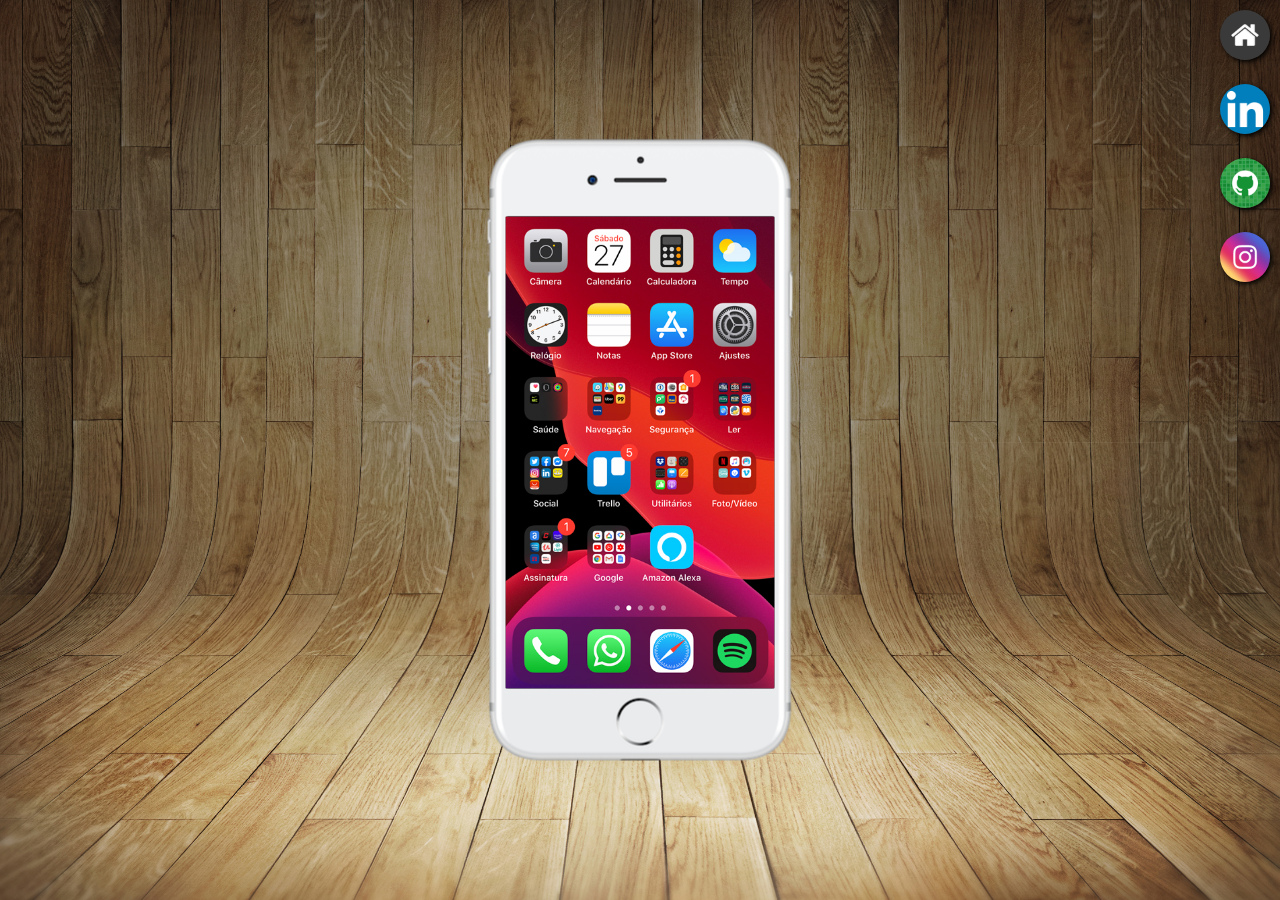
<file: index.html>
<!DOCTYPE html>
<html lang="pt-br">
<head>
    <meta charset="UTF-8">
    <meta name="viewport" content="width=device-width, initial-scale=1.0">
    <title>Projetos Redes Sociais  </title>
    <link rel="shortcut icon" href="favicon.ico" type="image/x-icon">

    <link rel="stylesheet" href="estilos/style.css">

</head>
<body>
    <main>
        <section id="telefone">
            <iframe src="home.html" name="tela" id="tela" frameborder="0"></iframe>



        </section>

        <section id="redes-sociais">
           
            <a href="home.html" target="tela"> <img src="imagens/logo-home.jpg" alt="logo-home"></a><br>

            <a href="linkedin.html" target="tela"> <img src="imagens/logo-linkedin.png" alt="logo-facebook"></a><br>

            <a href="github.html" target="tela"> <img src="imagens/logo-github.jpg" alt="logo-github"></a><br> 
            
            <a href="instagram.html" target="tela"> <img src="imagens/logo-instagram.jpg" alt="logo-instagram"></a><br>

        </section>
    </main>
</body>
</html>
</file>
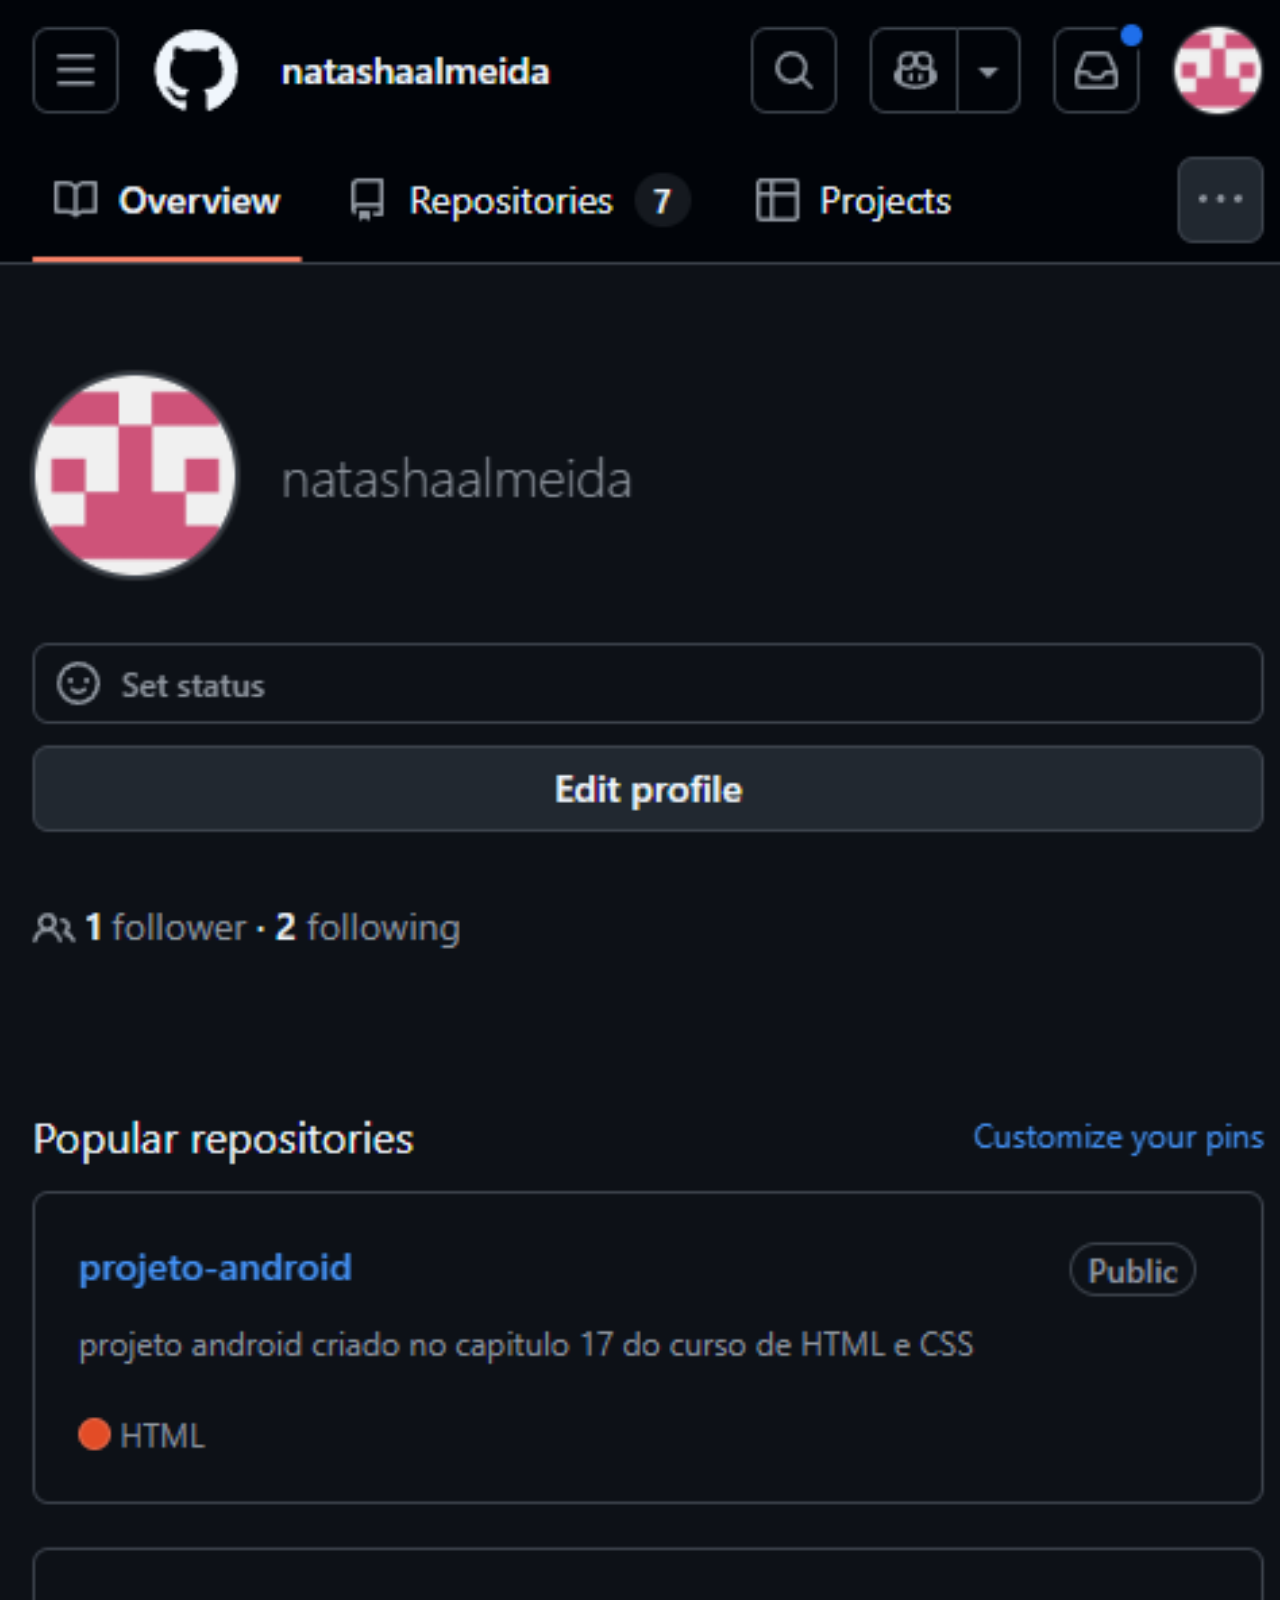
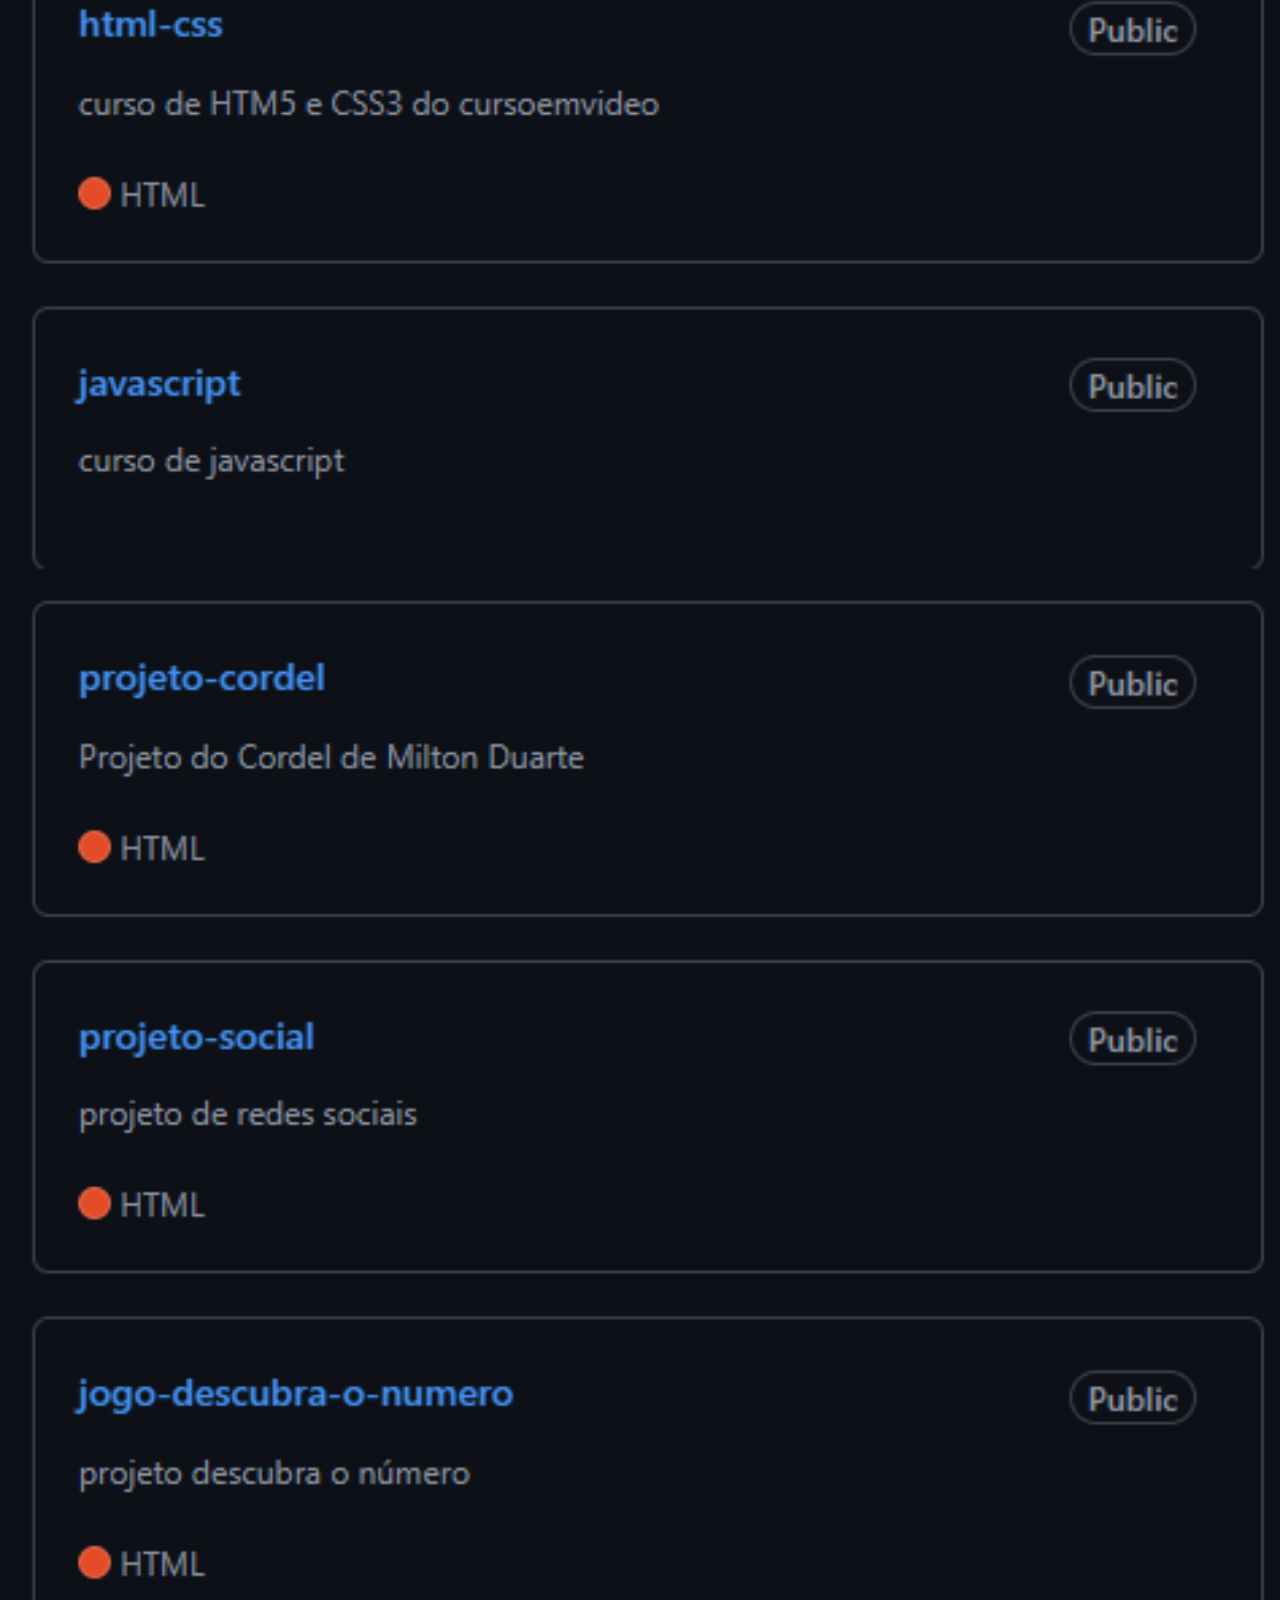
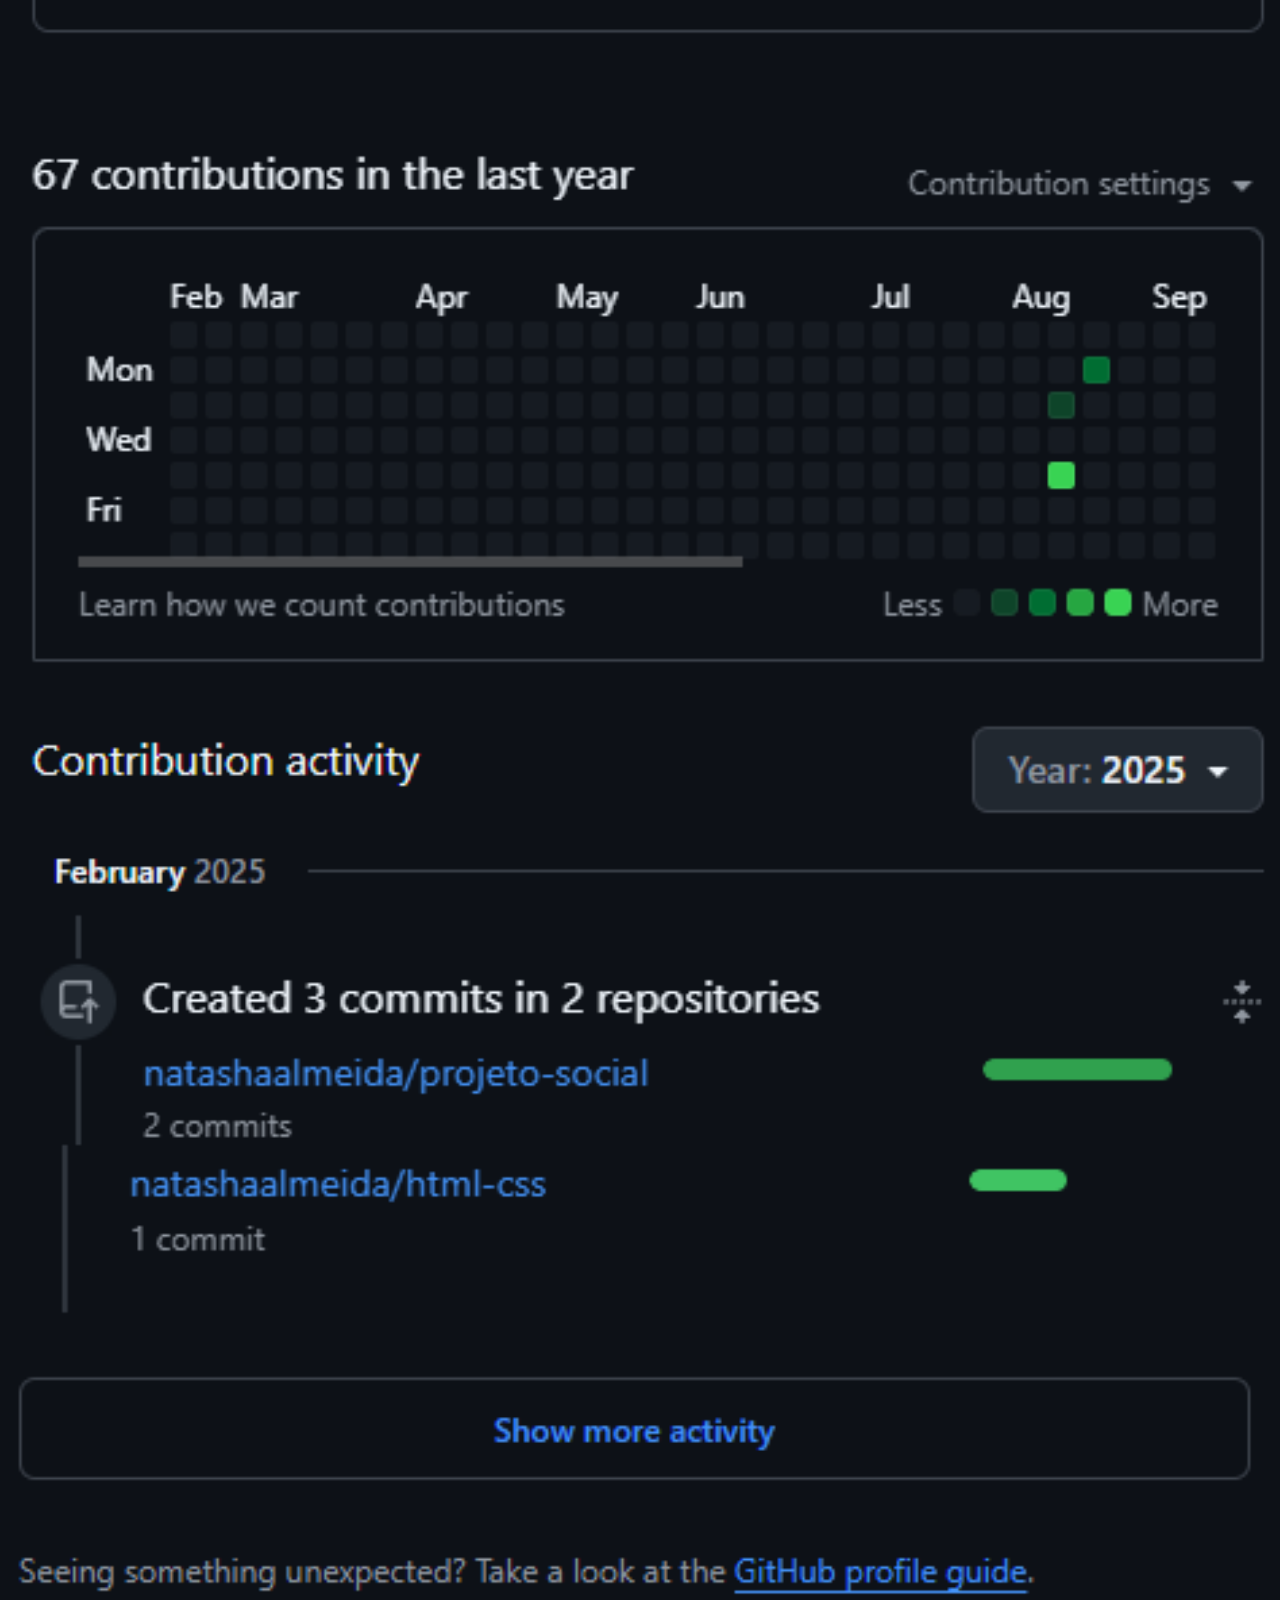
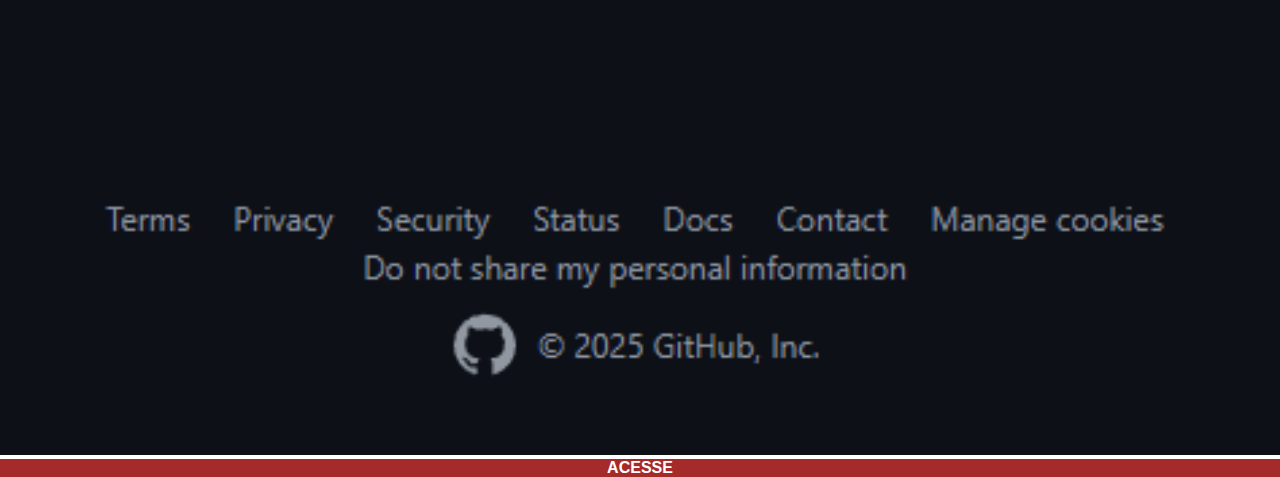
<file: github.html>
<!DOCTYPE html>
<html lang="pt-br">
<head>
    <meta charset="UTF-8">
    <meta name="viewport" content="width=device-width, initial-scale=1.0">
    <title>Document</title>

    <link rel="stylesheet" href="estilos/social.css">
</head>
<body>
    <img src="imagens/tela-github.png" alt="tela-github">
    <a href="https://github.com/natashaalmeida" target="_blank">ACESSE</a>
    
</body>
</html>
</file>
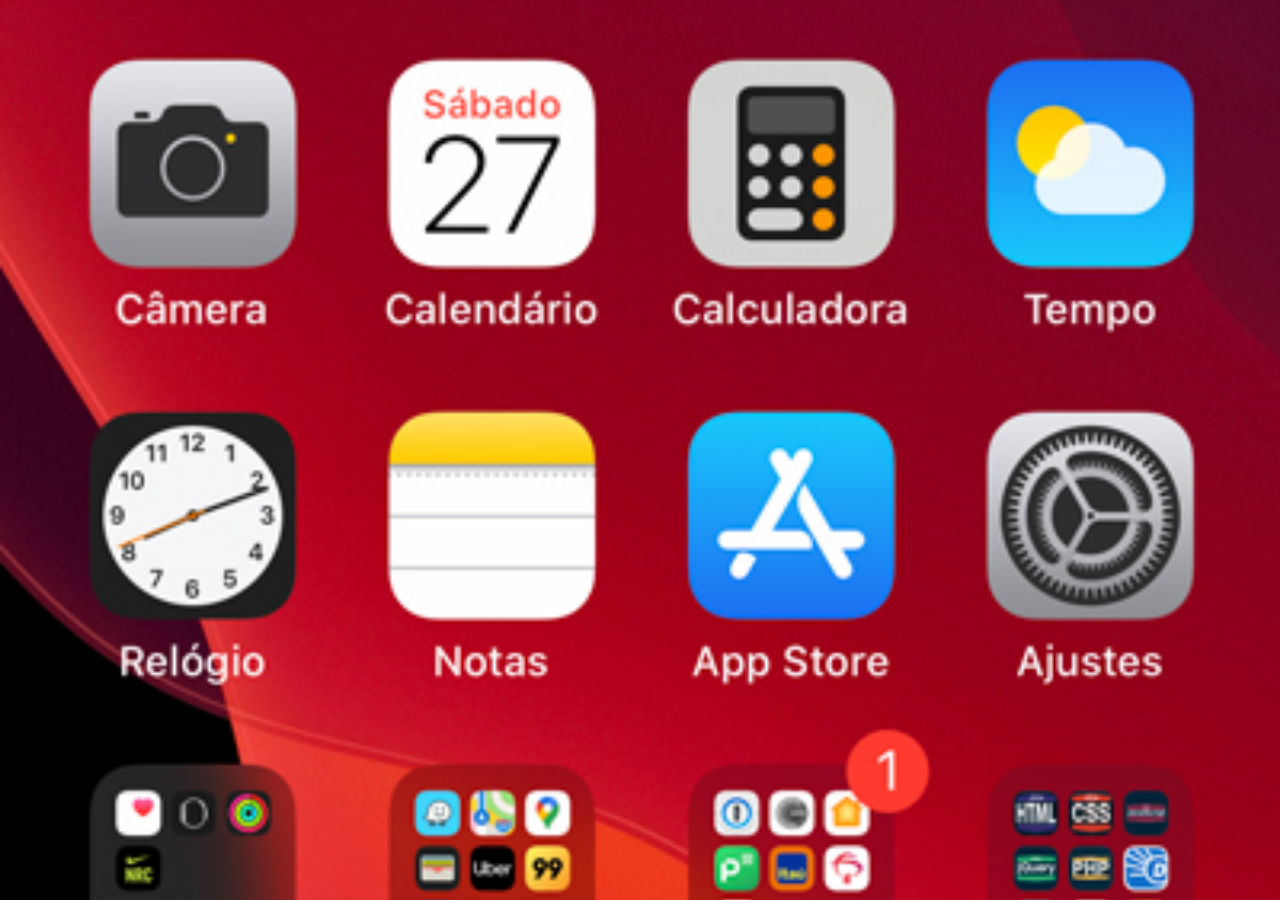
<file: home.html>
<!DOCTYPE html>
 <html lang="pt-br">
 <head>
    <meta charset="UTF-8">
    <meta name="viewport" content="width=device-width, initial-scale=1.0">
    <title>home</title>
    <style>
        *{
            margin: 0px;
            padding: 0px;
        }
        body{
            width: 100vw;
            height: 100vh;
            background: black url(imagens/tela-home.jpg) no-repeat top center;
            background-attachment: fixed;
            background-size: cover;
            
            
       

        }
    </style>
 </head>
 <body>
 
 </body>
 </html>
</file>
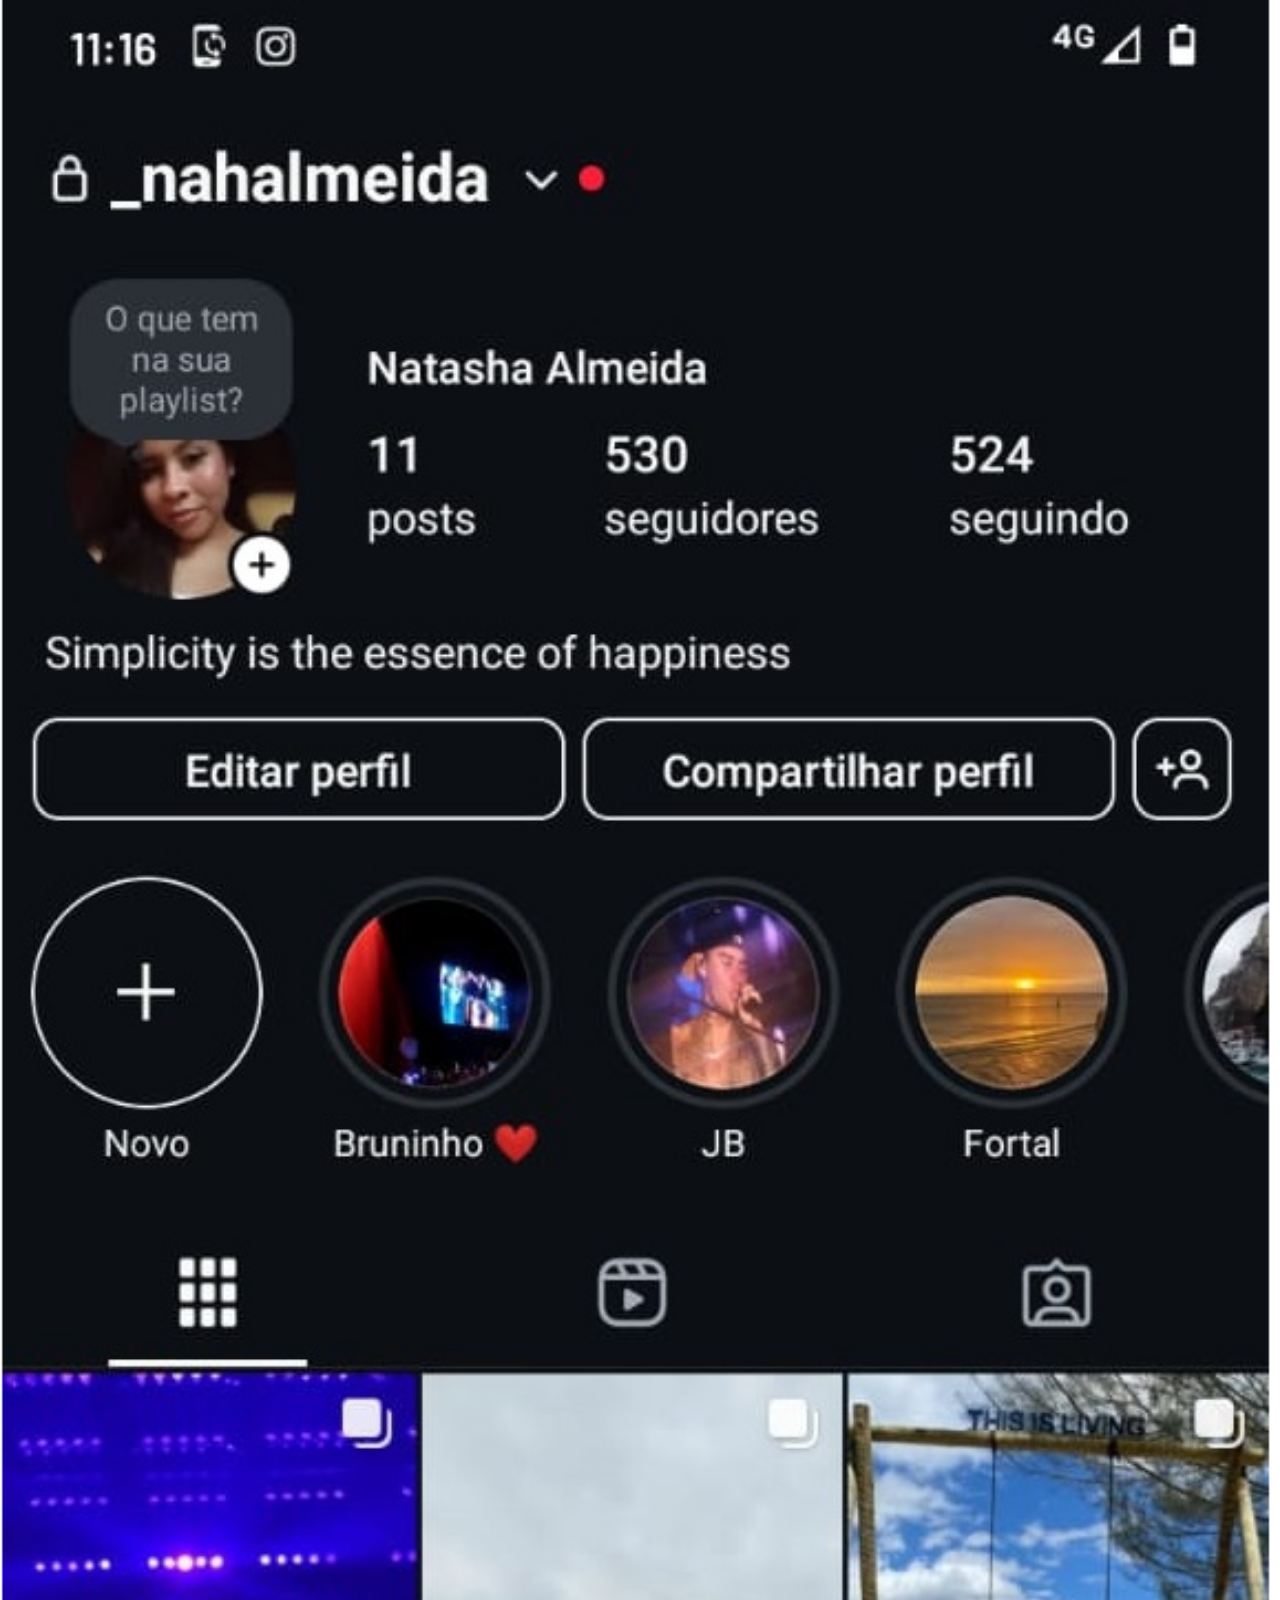
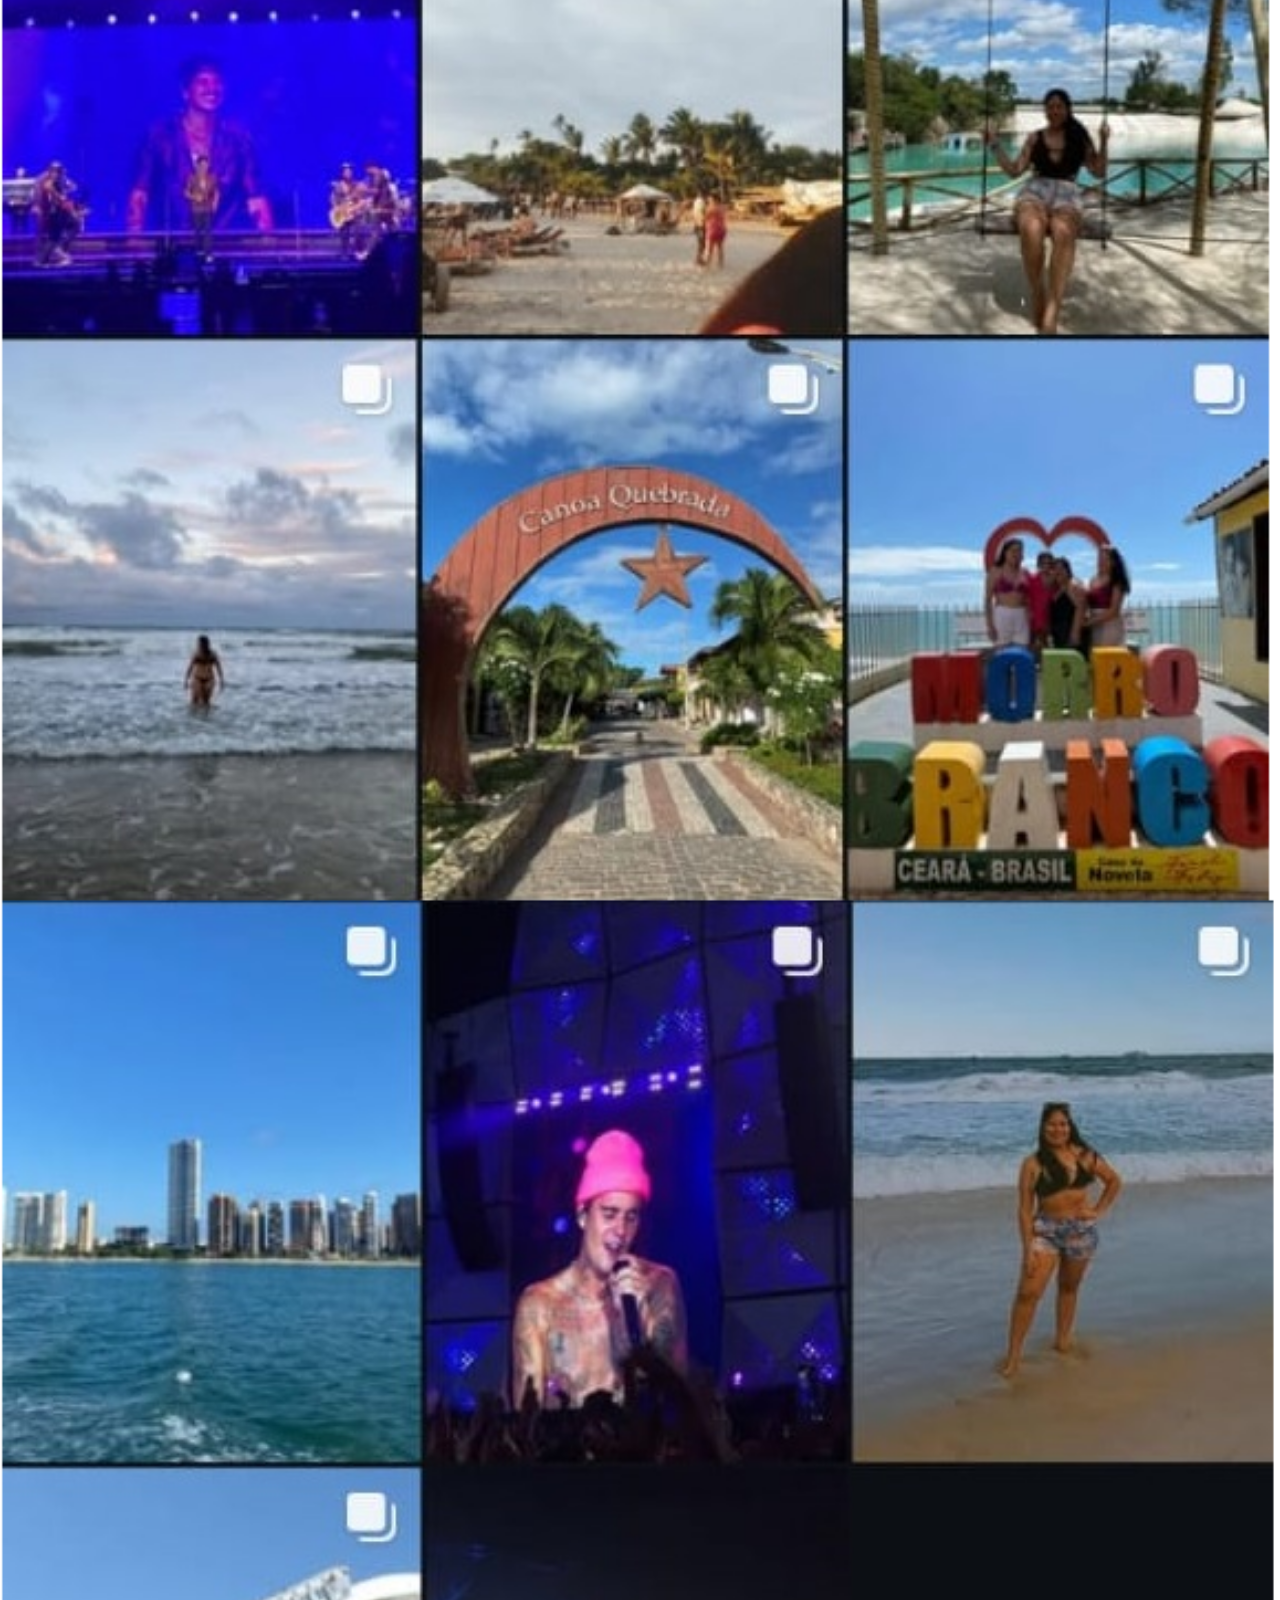
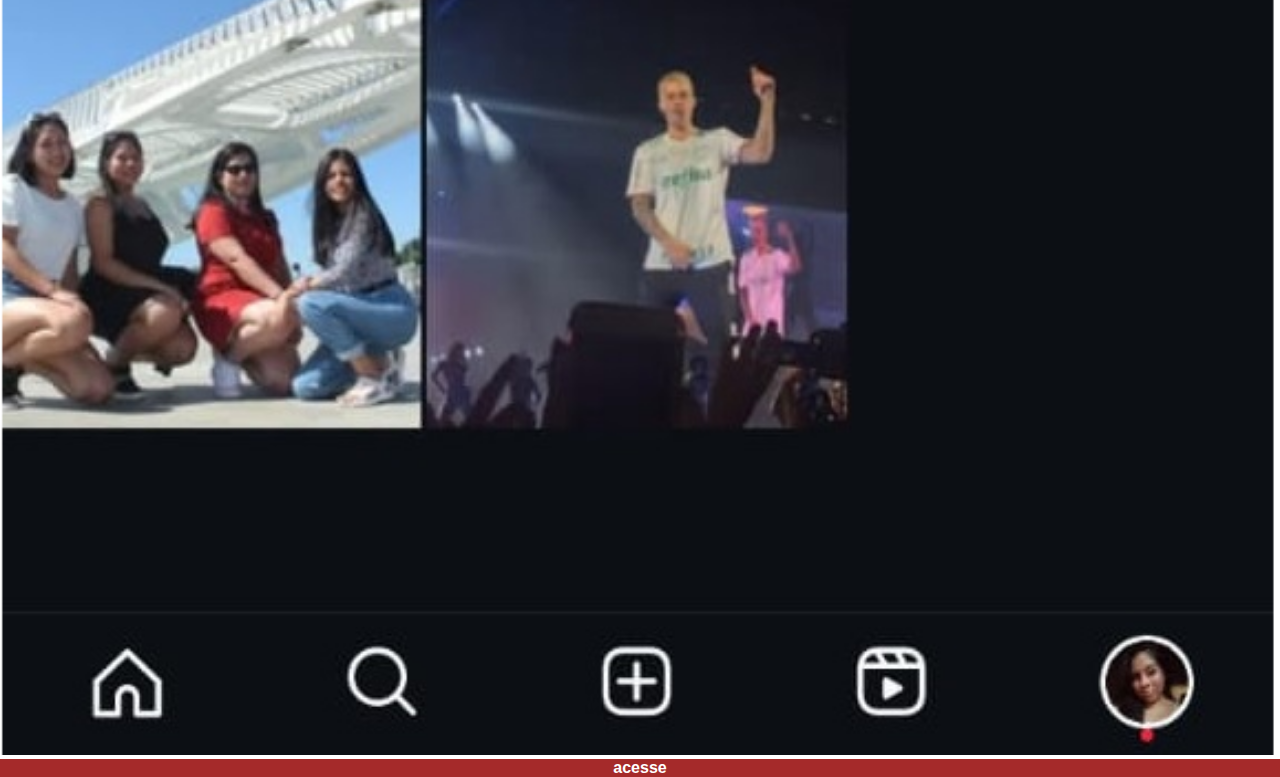
<file: instagram.html>
<!DOCTYPE html>
<html lang="pt-br">
<head>
    <meta charset="UTF-8">
    <meta name="viewport" content="width=device-width, initial-scale=1.0">
    <title>Document</title>
    <link rel="stylesheet" href="estilos/social.css">
</head>


<body>

    <img src="imagens/tela-instagram.png" alt="tela-instagram">
    <a href="https://www.instagram.com/_nahalmeida/" target="_blank" >acesse</a>
    
</body>
</html>
</file>
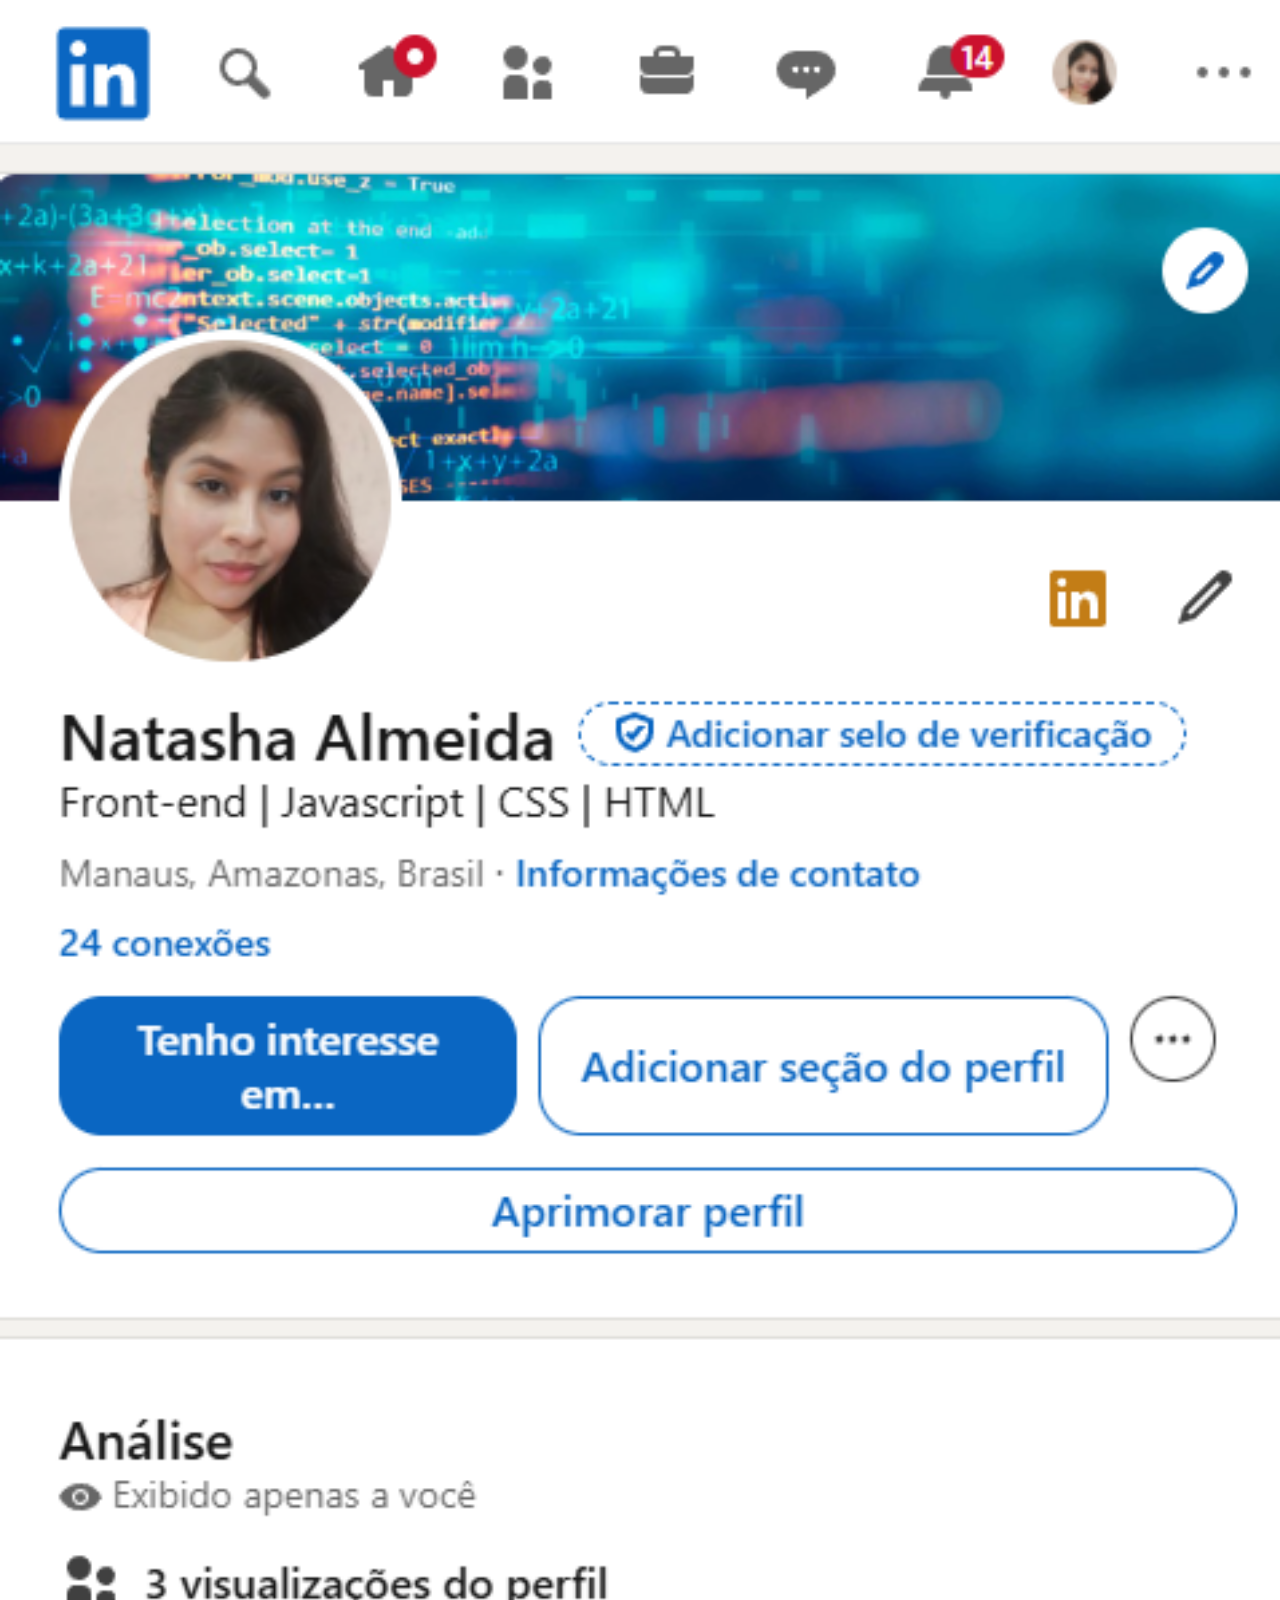
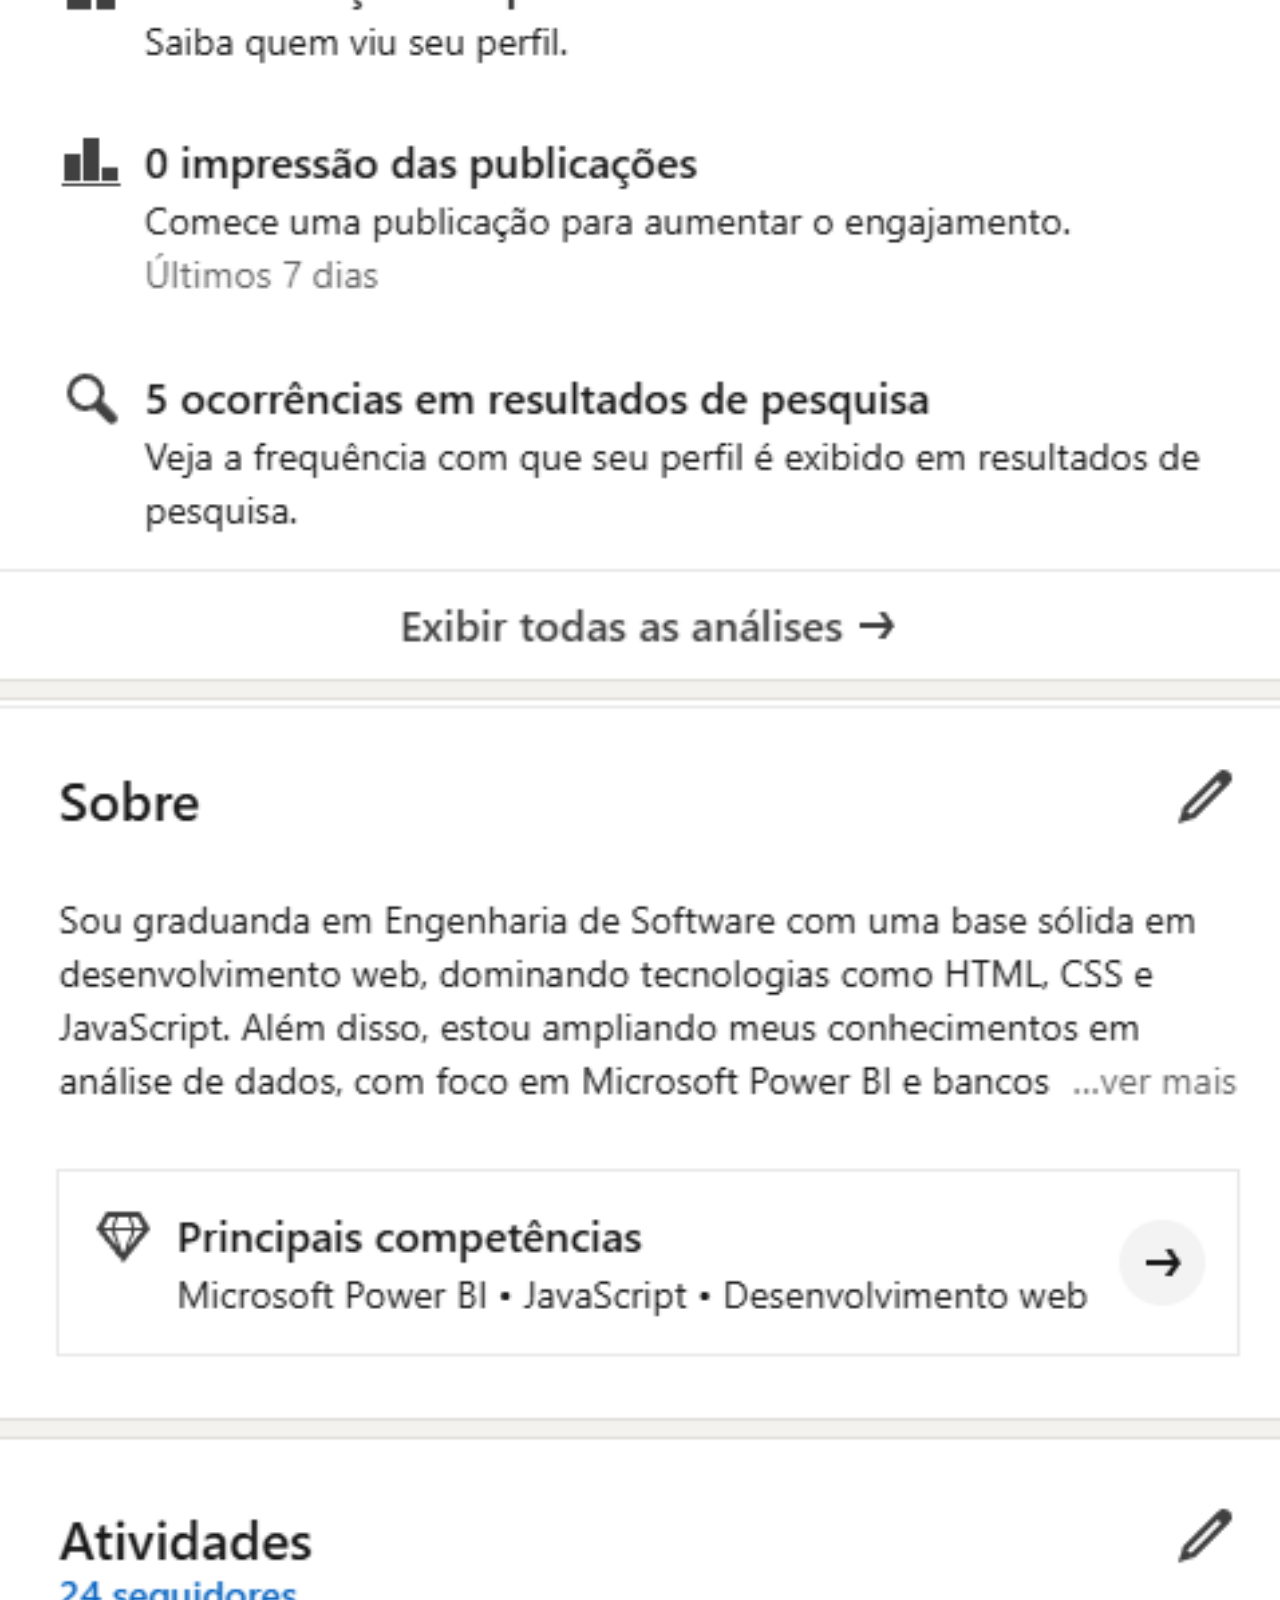
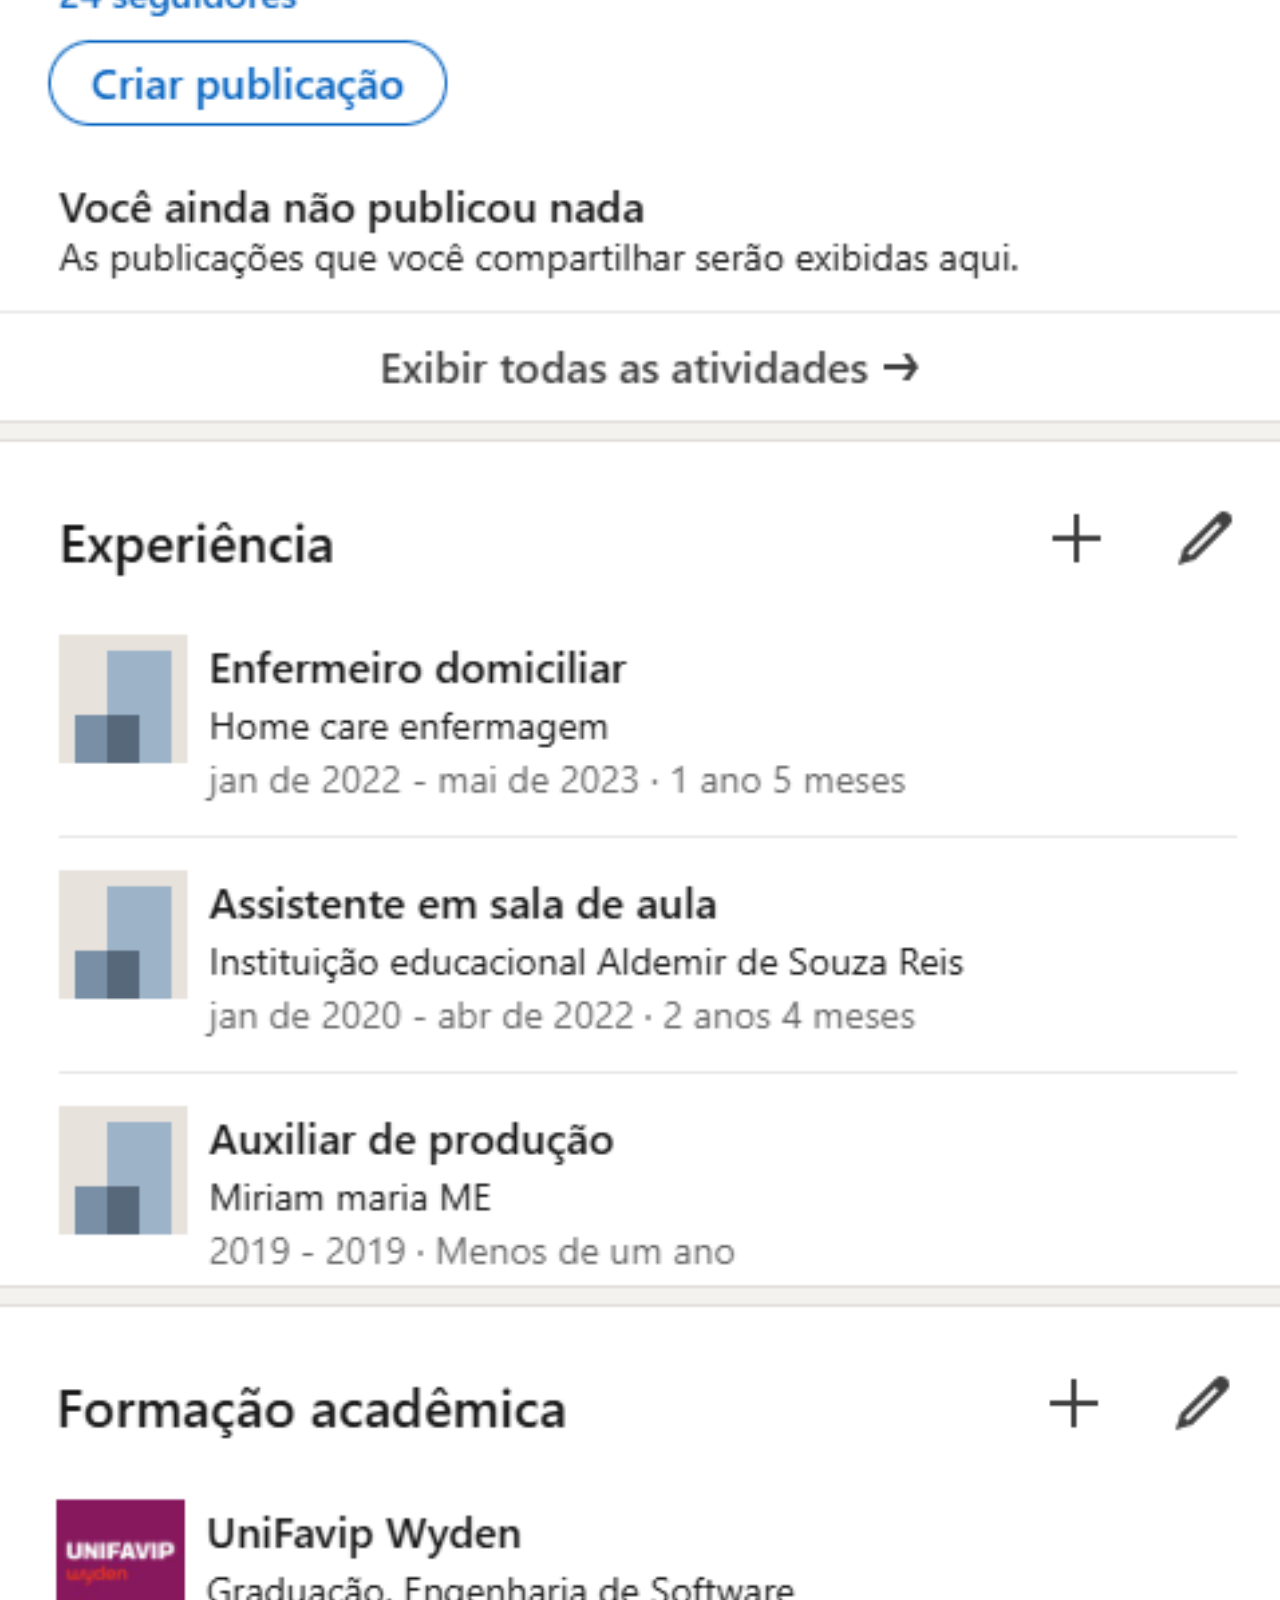
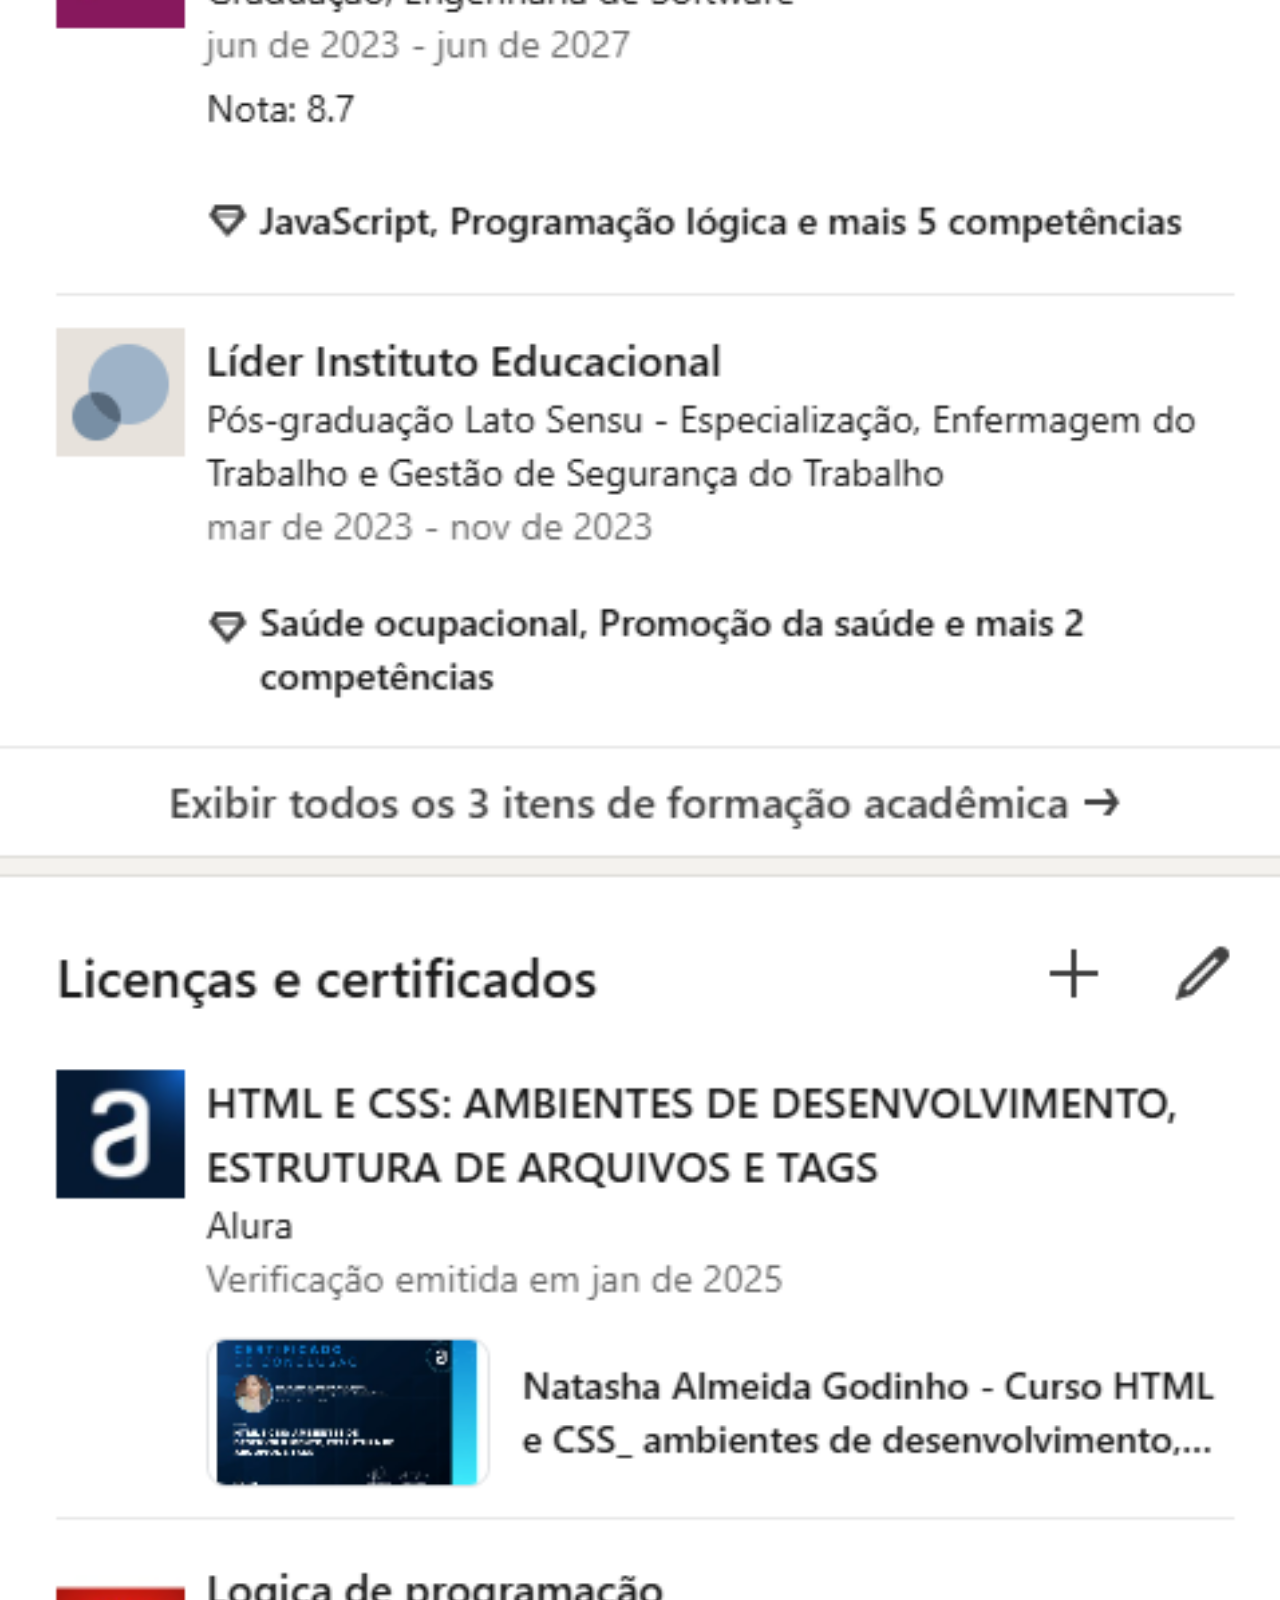
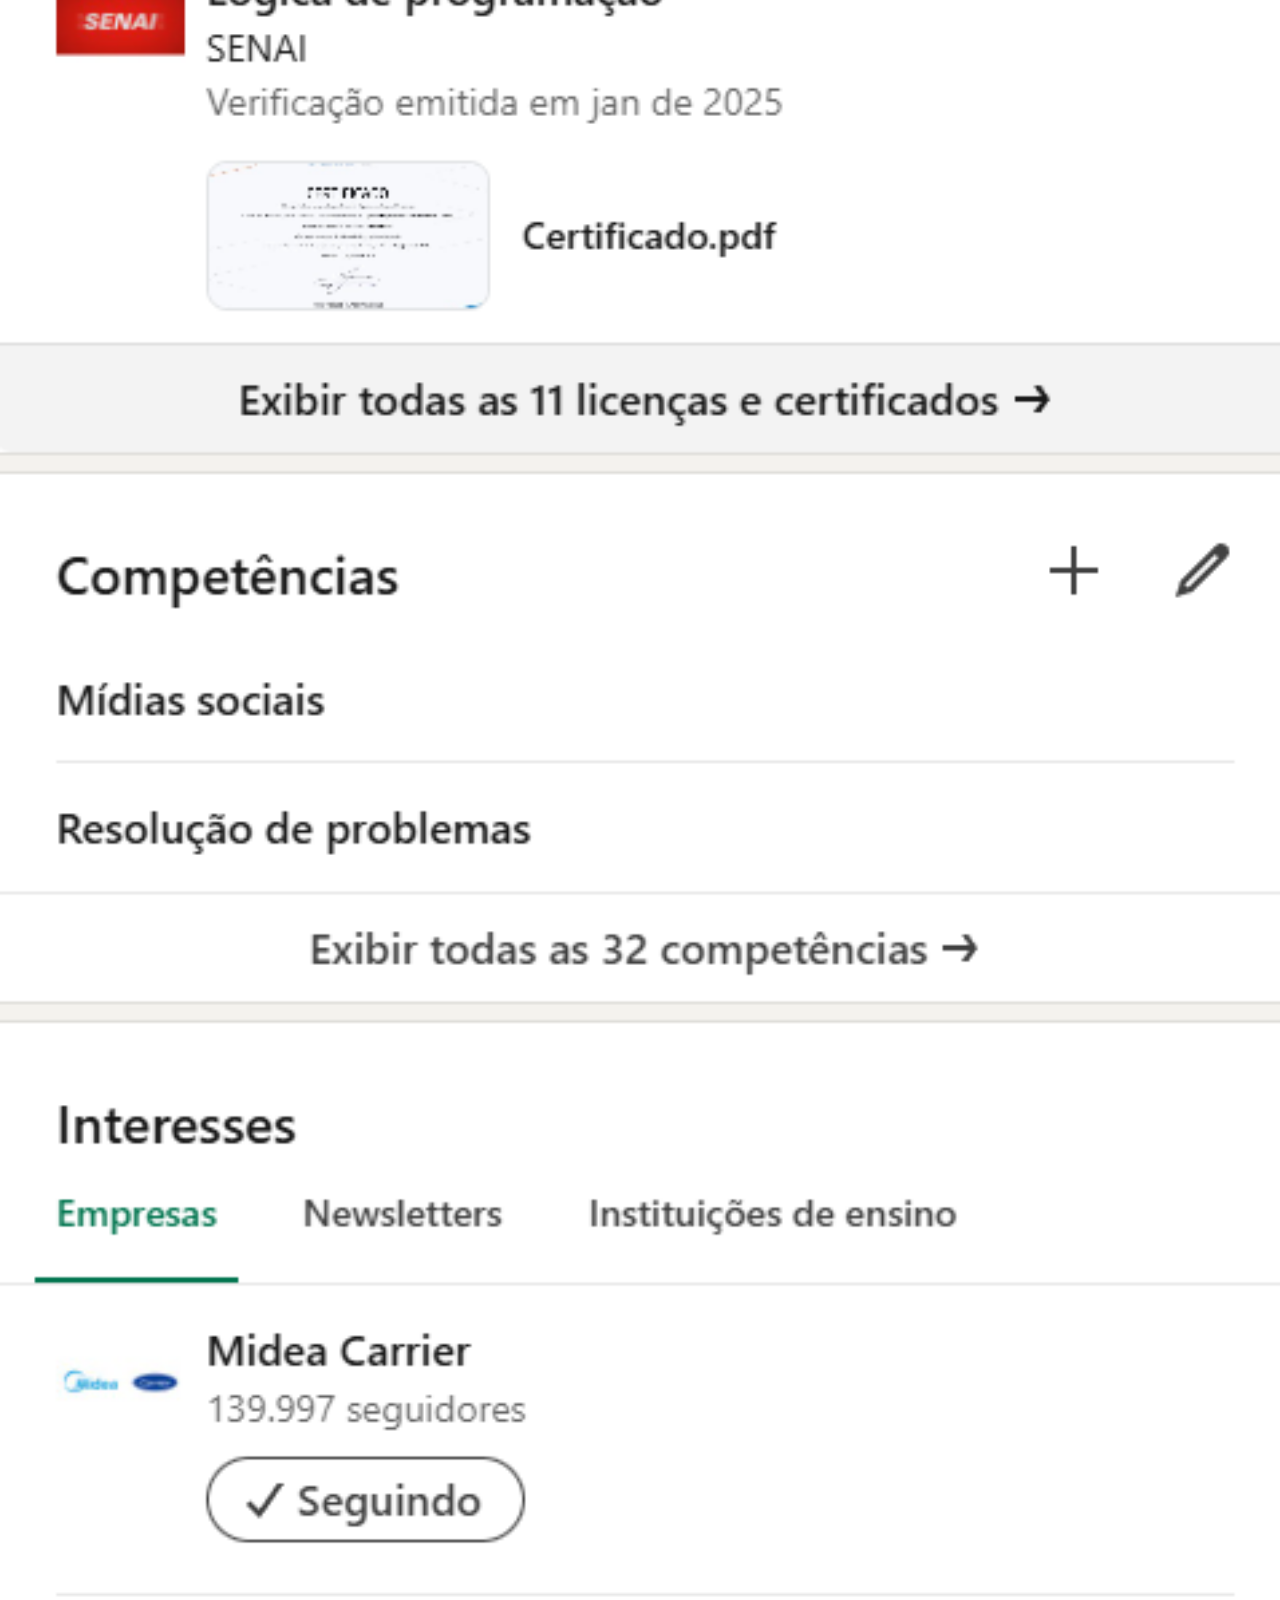
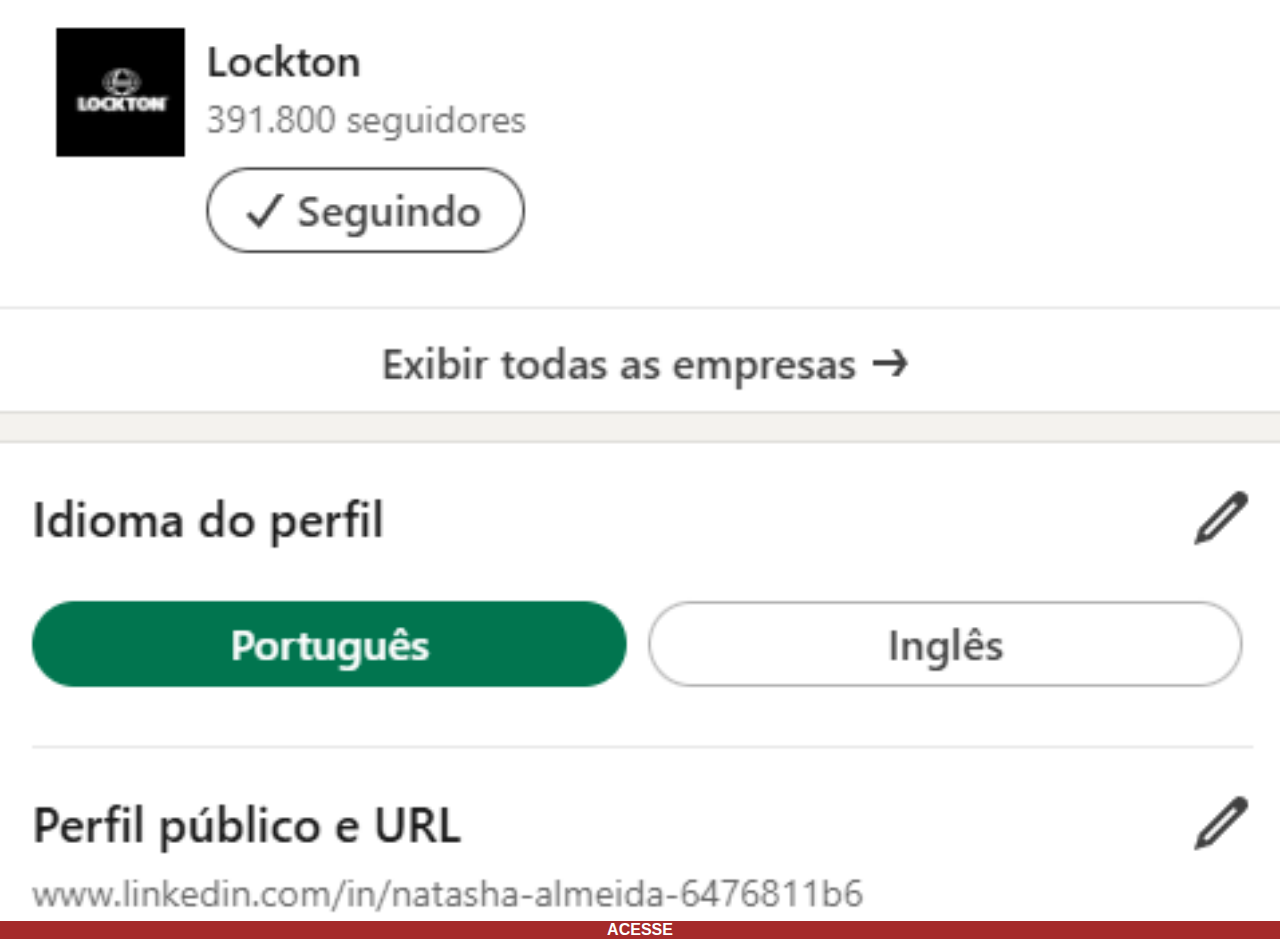
<file: linkedin.html>
<!DOCTYPE html>
<html lang="pt-br">
<head>
    <meta charset="UTF-8">
    <meta name="viewport" content="width=device-width, initial-scale=1.0">

    <link rel="stylesheet" href="estilos/social.css">
    <title>Document</title>

    
</head>
<body>
    <img src="imagens/tela-linkedin.png" alt="logo-linkedin">
    <a href="https://www.linkedin.com/in/natasha-almeida-6476811b6/" target="_blank">ACESSE</a>
    
</body>
</html>
</file>
<file: estilos/style.css>
@charset "UTF-8";

*{
    margin: 0px;
    padding: 0px;
}

html,body{
    height: 100vh;
    width: 100vw;
    background-color: black;
}

body{
    background: url(../imagens/fundo-madeira.jpg) no-repeat top center;
    background-size:cover;
    background-attachment: fixed;
}

main{
    height: 100vh;
    position: relative;
}

section#telefone {

    position: absolute;
    top: 50%;
    left: 50%;
    transform: translate(-50% , -50%);
    
    height: 627px;
    width: 311px;
    background:url(../imagens/frame-iphone.png);
    background-repeat: no-repeat;

}

iframe#tela{
    position: relative;
    top: 80px;
    left: 21px;
    width: 269px;
    height: 472px;
    

}

section#redes-sociais{
    text-align: right;

}

section#redes-sociais img{

    width: 50px;
    margin: 10px;
    border-radius: 50px;
    box-shadow: 2px 2px 5px black;
    box-sizing: border-box;
}

section#redes-sociais img:hover{
    border:1px solid black;
    transform: translate(-3px , -3px);
    transition: transform 0.5s;

}
</file>
<file: estilos/social.css>
@charset "UTF-8";

*{
    margin: 0px;
    padding: 0px;
    font-family: Arial, Helvetica, sans-serif;

}

::-webkit-scrollbar{
    width: 0px;
    height: 0px;
}



img{
    width: 100vw;
}

a{
    display: block;
    background-color: brown;
    color: white;
    text-align: center;
    font-weight: bolder;
    text-decoration: none;
    
}

a:hover{
    background-color: red;
}
</file>
